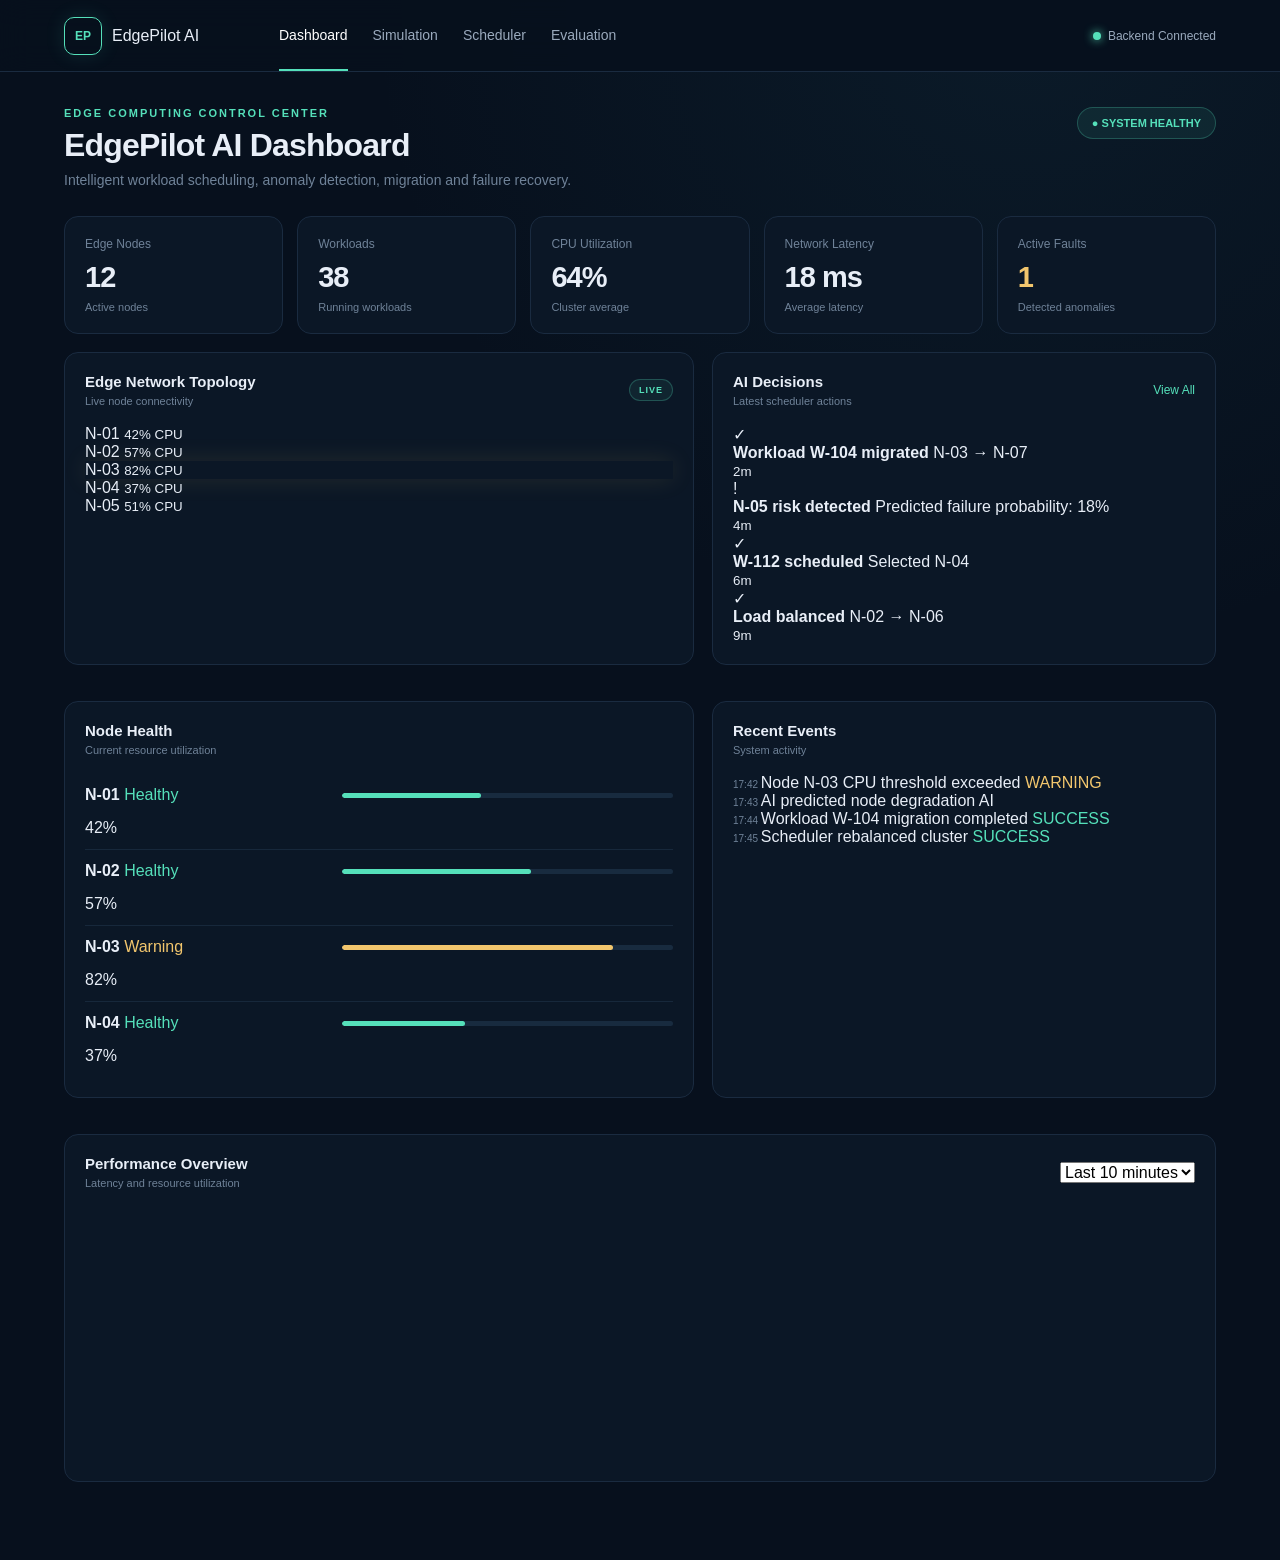
<file: EdgePilot_AI/frontend/index.html>
<!DOCTYPE html>
<html lang="en">
<head>
    <meta charset="UTF-8">
    <meta name="viewport" content="width=device-width, initial-scale=1.0">

    <title>EdgePilot AI | Edge Computing Dashboard</title>
    <link rel="icon" type="image/png" href="assets/logo.png">
    <link rel="stylesheet" href="css/style.css">
    <link rel="stylesheet" href="css/dashboard.css">
    <link rel="stylesheet" href="css/responsive.css">
</head>

<body>

    <!-- Header -->
    <header class="topbar">

        <div class="brand">
            <div class="brand-logo">EP</div>

            <div>
                <span class="brand-name">EdgePilot</span>
                <span class="brand-ai">AI</span>
            </div>
        </div>

        <nav class="navigation">

            <a href="index.html" class="nav-link active">
                Dashboard
            </a>

            <a href="pages/simulation.html" class="nav-link">
                Simulation
            </a>

            <a href="pages/scheduler.html" class="nav-link">
                Scheduler
            </a>

            <a href="pages/evaluation.html" class="nav-link">
                Evaluation
            </a>

        </nav>

        <div class="connection-status">
            <span class="status-dot"></span>
            Backend Connected
        </div>

    </header>


    <!-- Main Dashboard -->
    <main class="dashboard-container">

        <!-- Page Header -->
        <section class="page-header">

            <div>
                <p class="eyebrow">
                    EDGE COMPUTING CONTROL CENTER
                </p>

                <h1>
                    EdgePilot AI Dashboard
                </h1>

                <p class="page-description">
                    Intelligent workload scheduling, anomaly detection,
                    migration and failure recovery.
                </p>
            </div>

            <div class="system-status healthy">
                <span>●</span>
                SYSTEM HEALTHY
            </div>

        </section>


        <!-- Metrics -->
        <section class="metrics-grid">

            <div class="metric-card">
                <div class="metric-label">
                    Edge Nodes
                </div>

                <div class="metric-value" id="nodeCount">
                    12
                </div>

                <div class="metric-info">
                    Active nodes
                </div>
            </div>


            <div class="metric-card">
                <div class="metric-label">
                    Workloads
                </div>

                <div class="metric-value" id="workloadCount">
                    38
                </div>

                <div class="metric-info">
                    Running workloads
                </div>
            </div>


            <div class="metric-card">
                <div class="metric-label">
                    CPU Utilization
                </div>

                <div class="metric-value" id="cpuUsage">
                    64%
                </div>

                <div class="metric-info">
                    Cluster average
                </div>
            </div>


            <div class="metric-card">
                <div class="metric-label">
                    Network Latency
                </div>

                <div class="metric-value" id="latency">
                    18 ms
                </div>

                <div class="metric-info">
                    Average latency
                </div>
            </div>


            <div class="metric-card">
                <div class="metric-label">
                    Active Faults
                </div>

                <div class="metric-value warning-text" id="faultCount">
                    1
                </div>

                <div class="metric-info">
                    Detected anomalies
                </div>
            </div>

        </section>


        <!-- Main Grid -->
        <section class="dashboard-grid">


            <!-- Topology -->
            <div class="dashboard-panel topology-panel">

                <div class="panel-header">

                    <div>
                        <h2>Edge Network Topology</h2>
                        <p>
                            Live node connectivity
                        </p>
                    </div>

                    <span class="live-badge">
                        LIVE
                    </span>

                </div>


                <div class="topology">

                    <div class="connection connection-1"></div>
                    <div class="connection connection-2"></div>
                    <div class="connection connection-3"></div>
                    <div class="connection connection-4"></div>


                    <div class="edge-node node-1">
                        <span>N-01</span>
                        <small>42% CPU</small>
                    </div>

                    <div class="edge-node node-2">
                        <span>N-02</span>
                        <small>57% CPU</small>
                    </div>

                    <div class="edge-node node-3 warning-node">
                        <span>N-03</span>
                        <small>82% CPU</small>
                    </div>

                    <div class="edge-node node-4">
                        <span>N-04</span>
                        <small>37% CPU</small>
                    </div>

                    <div class="edge-node node-5">
                        <span>N-05</span>
                        <small>51% CPU</small>
                    </div>

                </div>

            </div>


            <!-- AI Decisions -->
            <div class="dashboard-panel">

                <div class="panel-header">

                    <div>
                        <h2>AI Decisions</h2>
                        <p>
                            Latest scheduler actions
                        </p>
                    </div>

                    <a href="pages/scheduler.html"
                       class="panel-link">
                        View All
                    </a>

                </div>


                <div class="decision-list">

                    <div class="decision">

                        <div class="decision-icon success">
                            ✓
                        </div>

                        <div class="decision-content">
                            <strong>
                                Workload W-104 migrated
                            </strong>

                            <span>
                                N-03 → N-07
                            </span>
                        </div>

                        <small>
                            2m
                        </small>

                    </div>


                    <div class="decision">

                        <div class="decision-icon warning">
                            !
                        </div>

                        <div class="decision-content">
                            <strong>
                                N-05 risk detected
                            </strong>

                            <span>
                                Predicted failure probability: 18%
                            </span>
                        </div>

                        <small>
                            4m
                        </small>

                    </div>


                    <div class="decision">

                        <div class="decision-icon success">
                            ✓
                        </div>

                        <div class="decision-content">
                            <strong>
                                W-112 scheduled
                            </strong>

                            <span>
                                Selected N-04
                            </span>
                        </div>

                        <small>
                            6m
                        </small>

                    </div>


                    <div class="decision">

                        <div class="decision-icon success">
                            ✓
                        </div>

                        <div class="decision-content">
                            <strong>
                                Load balanced
                            </strong>

                            <span>
                                N-02 → N-06
                            </span>
                        </div>

                        <small>
                            9m
                        </small>

                    </div>

                </div>

            </div>


            <!-- Node Health -->
            <div class="dashboard-panel">

                <div class="panel-header">

                    <div>
                        <h2>Node Health</h2>
                        <p>
                            Current resource utilization
                        </p>
                    </div>

                </div>


                <div class="node-list">

                    <div class="node-row">

                        <div class="node-info">
                            <strong>N-01</strong>
                            <span class="healthy-text">
                                Healthy
                            </span>
                        </div>

                        <div class="progress-container">
                            <div class="progress">
                                <span style="width:42%"></span>
                            </div>
                        </div>

                        <span>42%</span>

                    </div>


                    <div class="node-row">

                        <div class="node-info">
                            <strong>N-02</strong>
                            <span class="healthy-text">
                                Healthy
                            </span>
                        </div>

                        <div class="progress-container">
                            <div class="progress">
                                <span style="width:57%"></span>
                            </div>
                        </div>

                        <span>57%</span>

                    </div>


                    <div class="node-row">

                        <div class="node-info">
                            <strong>N-03</strong>
                            <span class="warning-text">
                                Warning
                            </span>
                        </div>

                        <div class="progress-container">
                            <div class="progress warning-progress">
                                <span style="width:82%"></span>
                            </div>
                        </div>

                        <span>82%</span>

                    </div>


                    <div class="node-row">

                        <div class="node-info">
                            <strong>N-04</strong>
                            <span class="healthy-text">
                                Healthy
                            </span>
                        </div>

                        <div class="progress-container">
                            <div class="progress">
                                <span style="width:37%"></span>
                            </div>
                        </div>

                        <span>37%</span>

                    </div>

                </div>

            </div>


            <!-- Events -->
            <div class="dashboard-panel">

                <div class="panel-header">

                    <div>
                        <h2>Recent Events</h2>
                        <p>
                            System activity
                        </p>
                    </div>

                </div>


                <div class="event-list">

                    <div class="event">

                        <span class="event-time">
                            17:42
                        </span>

                        <span class="event-message">
                            Node N-03 CPU threshold exceeded
                        </span>

                        <span class="event-status warning-text">
                            WARNING
                        </span>

                    </div>


                    <div class="event">

                        <span class="event-time">
                            17:43
                        </span>

                        <span class="event-message">
                            AI predicted node degradation
                        </span>

                        <span class="event-status">
                            AI
                        </span>

                    </div>


                    <div class="event">

                        <span class="event-time">
                            17:44
                        </span>

                        <span class="event-message">
                            Workload W-104 migration completed
                        </span>

                        <span class="event-status healthy-text">
                            SUCCESS
                        </span>

                    </div>


                    <div class="event">

                        <span class="event-time">
                            17:45
                        </span>

                        <span class="event-message">
                            Scheduler rebalanced cluster
                        </span>

                        <span class="event-status healthy-text">
                            SUCCESS
                        </span>

                    </div>

                </div>

            </div>

        </section>


        <!-- Performance -->
        <section class="dashboard-panel performance-panel">

            <div class="panel-header">

                <div>
                    <h2>Performance Overview</h2>

                    <p>
                        Latency and resource utilization
                    </p>
                </div>

                <select id="metricPeriod">
                    <option>Last 10 minutes</option>
                    <option>Last 30 minutes</option>
                    <option>Last hour</option>
                </select>

            </div>


            <div class="chart-container">

                <canvas id="performanceChart"></canvas>

            </div>

        </section>

    </main>


    <script src="js/api.js"></script>
    <script src="js/metrics.js"></script>
    <script src="js/topology.js"></script>
    <script src="js/nodes.js"></script>
    <script src="js/decisions.js"></script>
    <script src="js/app.js"></script>

</body>
</html>
</file>
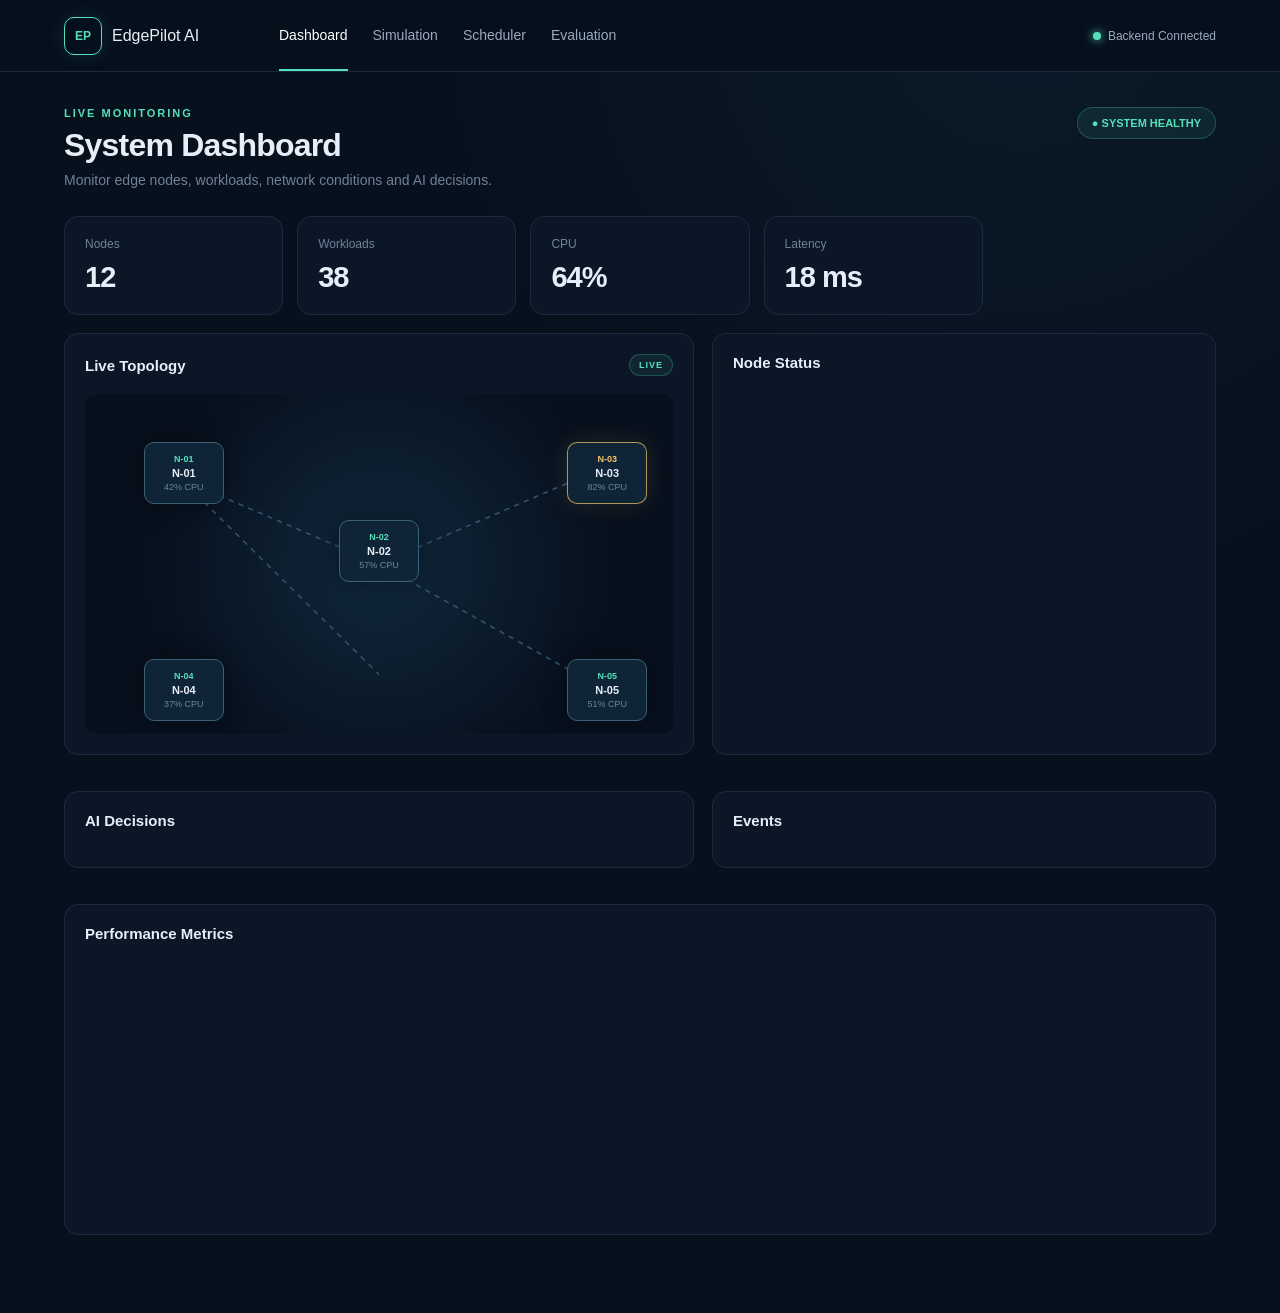
<file: EdgePilot_AI/frontend/pages/dashboard.html>
<!DOCTYPE html>
<html lang="en">

<head>

    <meta charset="UTF-8">

    <meta name="viewport"
          content="width=device-width, initial-scale=1.0">

    <title>EdgePilot AI | Dashboard</title>

    <link rel="stylesheet"
          href="../css/style.css">

    <link rel="stylesheet"
          href="../css/dashboard.css">

    <link rel="stylesheet"
          href="../css/responsive.css">

</head>

<body>

<header class="topbar">

    <div class="brand">
        <div class="brand-logo">EP</div>

        <div>
            <span class="brand-name">
                EdgePilot
            </span>

            <span class="brand-ai">
                AI
            </span>
        </div>
    </div>


    <nav class="navigation">

        <a href="../index.html"
           class="nav-link active">
            Dashboard
        </a>

        <a href="simulation.html"
           class="nav-link">
            Simulation
        </a>

        <a href="scheduler.html"
           class="nav-link">
            Scheduler
        </a>

        <a href="evaluation.html"
           class="nav-link">
            Evaluation
        </a>

    </nav>


    <div class="connection-status">

        <span class="status-dot"></span>

        Backend Connected

    </div>

</header>


<main class="dashboard-container">

    <section class="page-header">

        <div>

            <p class="eyebrow">
                LIVE MONITORING
            </p>

            <h1>
                System Dashboard
            </h1>

            <p class="page-description">
                Monitor edge nodes, workloads,
                network conditions and AI decisions.
            </p>

        </div>


        <div class="system-status healthy">

            <span>●</span>

            SYSTEM HEALTHY

        </div>

    </section>


    <section class="metrics-grid">

        <div class="metric-card">
            <div class="metric-label">
                Nodes
            </div>

            <div class="metric-value"
                 id="dashboardNodes">
                12
            </div>
        </div>


        <div class="metric-card">
            <div class="metric-label">
                Workloads
            </div>

            <div class="metric-value"
                 id="dashboardWorkloads">
                38
            </div>
        </div>


        <div class="metric-card">
            <div class="metric-label">
                CPU
            </div>

            <div class="metric-value"
                 id="dashboardCPU">
                64%
            </div>
        </div>


        <div class="metric-card">
            <div class="metric-label">
                Latency
            </div>

            <div class="metric-value"
                 id="dashboardLatency">
                18 ms
            </div>
        </div>

    </section>


    <section class="dashboard-grid">

        <div class="dashboard-panel">

            <div class="panel-header">

                <h2>
                    Live Topology
                </h2>

                <span class="live-badge">
                    LIVE
                </span>

            </div>

            <div id="topologyContainer"></div>

        </div>


        <div class="dashboard-panel">

            <div class="panel-header">

                <h2>
                    Node Status
                </h2>

            </div>

            <div id="nodesContainer"></div>

        </div>


        <div class="dashboard-panel">

            <div class="panel-header">

                <h2>
                    AI Decisions
                </h2>

            </div>

            <div id="decisionsContainer"></div>

        </div>


        <div class="dashboard-panel">

            <div class="panel-header">

                <h2>
                    Events
                </h2>

            </div>

            <div id="eventsContainer"></div>

        </div>

    </section>


    <section class="dashboard-panel performance-panel">

        <div class="panel-header">

            <h2>
                Performance Metrics
            </h2>

        </div>

        <canvas id="dashboardChart"></canvas>

    </section>

</main>


<script src="../js/api.js"></script>
<script src="../js/topology.js"></script>
<script src="../js/nodes.js"></script>
<script src="../js/workloads.js"></script>
<script src="../js/metrics.js"></script>
<script src="../js/decisions.js"></script>
<script src="../js/simulation.js"></script>
<script src="../js/app.js"></script>

</body>

</html>
</file>
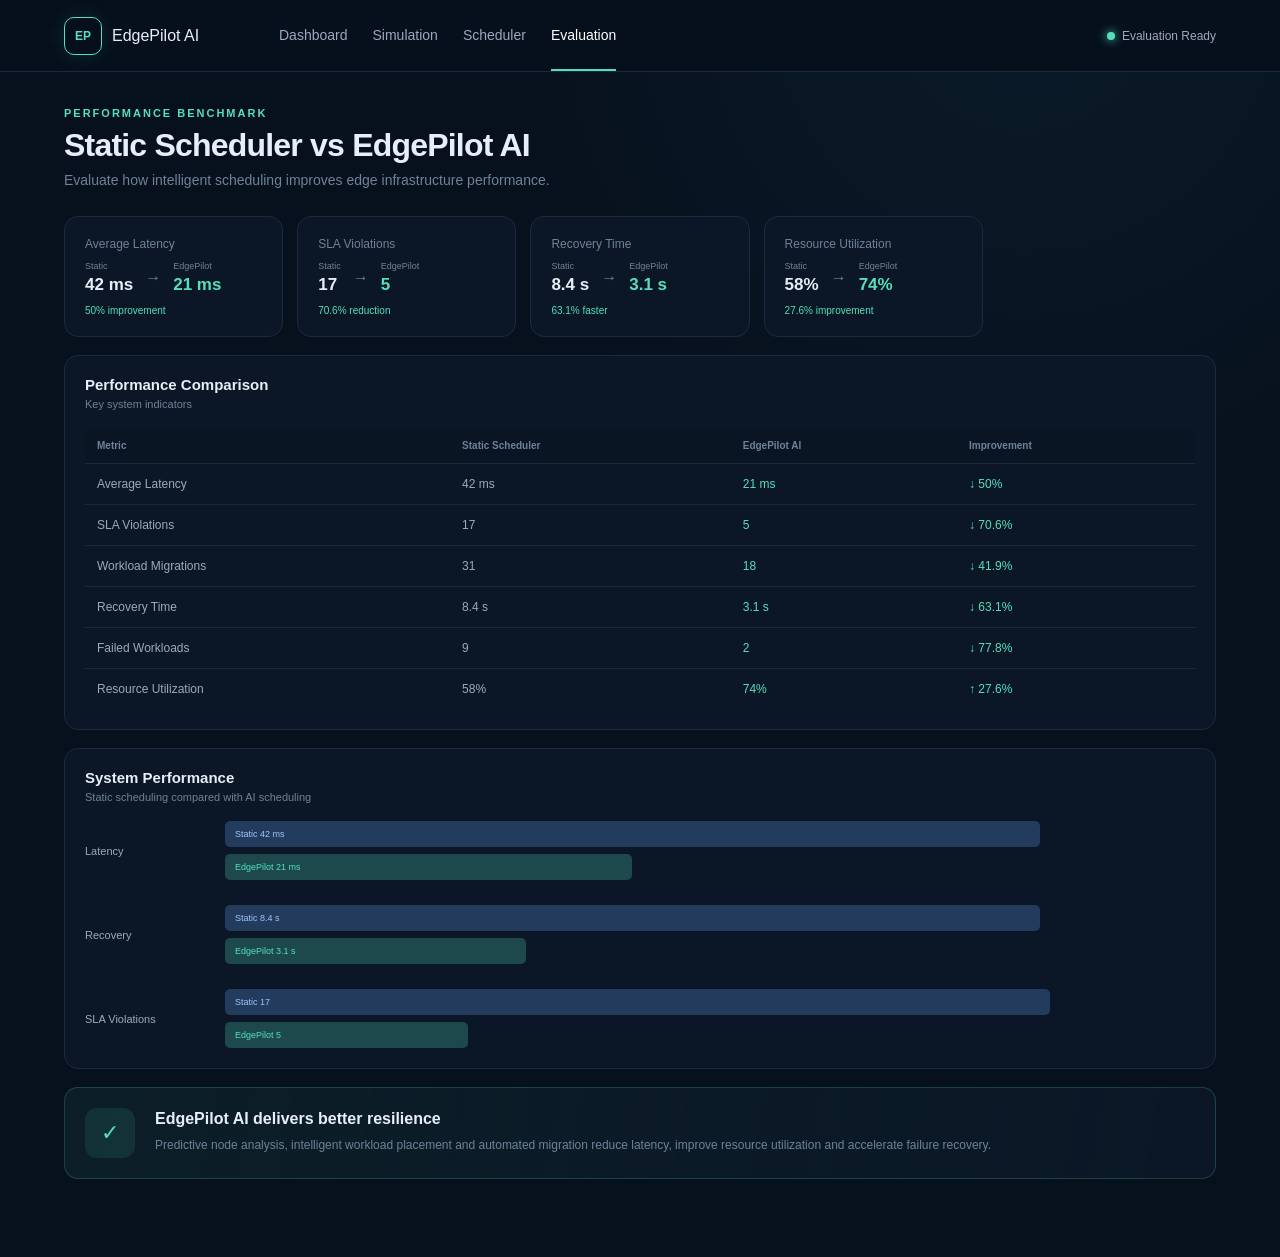
<file: EdgePilot_AI/frontend/pages/evaluation.html>
<!DOCTYPE html>
<html lang="en">

<head>

    <meta charset="UTF-8">

    <meta name="viewport"
          content="width=device-width, initial-scale=1.0">

    <title>EdgePilot AI | Evaluation</title>

    <link rel="stylesheet"
          href="../css/style.css">

    <link rel="stylesheet"
          href="../css/dashboard.css">

    <link rel="stylesheet"
          href="../css/responsive.css">

</head>

<body>

<header class="topbar">

    <div class="brand">

        <div class="brand-logo">
            EP
        </div>

        <div>

            <span class="brand-name">
                EdgePilot
            </span>

            <span class="brand-ai">
                AI
            </span>

        </div>

    </div>


    <nav class="navigation">

        <a href="../index.html"
           class="nav-link">
            Dashboard
        </a>

        <a href="simulation.html"
           class="nav-link">
            Simulation
        </a>

        <a href="scheduler.html"
           class="nav-link">
            Scheduler
        </a>

        <a href="evaluation.html"
           class="nav-link active">
            Evaluation
        </a>

    </nav>


    <div class="connection-status">

        <span class="status-dot"></span>

        Evaluation Ready

    </div>

</header>


<main class="dashboard-container">


    <section class="page-header">

        <div>

            <p class="eyebrow">
                PERFORMANCE BENCHMARK
            </p>

            <h1>
                Static Scheduler vs EdgePilot AI
            </h1>

            <p class="page-description">
                Evaluate how intelligent scheduling improves
                edge infrastructure performance.
            </p>

        </div>

    </section>


    <!-- Comparison Metrics -->
    <section class="metrics-grid">


        <div class="metric-card">

            <div class="metric-label">
                Average Latency
            </div>

            <div class="metric-comparison">

                <div>
                    <span>
                        Static
                    </span>

                    <strong>
                        42 ms
                    </strong>
                </div>

                <div class="comparison-arrow">
                    →
                </div>

                <div>
                    <span>
                        EdgePilot
                    </span>

                    <strong class="healthy-text">
                        21 ms
                    </strong>
                </div>

            </div>

            <div class="improvement">
                50% improvement
            </div>

        </div>


        <div class="metric-card">

            <div class="metric-label">
                SLA Violations
            </div>

            <div class="metric-comparison">

                <div>
                    <span>
                        Static
                    </span>

                    <strong>
                        17
                    </strong>
                </div>

                <div class="comparison-arrow">
                    →
                </div>

                <div>
                    <span>
                        EdgePilot
                    </span>

                    <strong class="healthy-text">
                        5
                    </strong>
                </div>

            </div>

            <div class="improvement">
                70.6% reduction
            </div>

        </div>


        <div class="metric-card">

            <div class="metric-label">
                Recovery Time
            </div>

            <div class="metric-comparison">

                <div>
                    <span>
                        Static
                    </span>

                    <strong>
                        8.4 s
                    </strong>
                </div>

                <div class="comparison-arrow">
                    →
                </div>

                <div>
                    <span>
                        EdgePilot
                    </span>

                    <strong class="healthy-text">
                        3.1 s
                    </strong>
                </div>

            </div>

            <div class="improvement">
                63.1% faster
            </div>

        </div>


        <div class="metric-card">

            <div class="metric-label">
                Resource Utilization
            </div>

            <div class="metric-comparison">

                <div>
                    <span>
                        Static
                    </span>

                    <strong>
                        58%
                    </strong>
                </div>

                <div class="comparison-arrow">
                    →
                </div>

                <div>
                    <span>
                        EdgePilot
                    </span>

                    <strong class="healthy-text">
                        74%
                    </strong>
                </div>

            </div>

            <div class="improvement">
                27.6% improvement
            </div>

        </div>

    </section>


    <!-- Main Comparison -->
    <section class="dashboard-panel">

        <div class="panel-header">

            <div>

                <h2>
                    Performance Comparison
                </h2>

                <p>
                    Key system indicators
                </p>

            </div>

        </div>


        <div class="comparison-table-container">

            <table class="data-table">

                <thead>

                    <tr>

                        <th>
                            Metric
                        </th>

                        <th>
                            Static Scheduler
                        </th>

                        <th>
                            EdgePilot AI
                        </th>

                        <th>
                            Improvement
                        </th>

                    </tr>

                </thead>


                <tbody>

                    <tr>

                        <td>
                            Average Latency
                        </td>

                        <td>
                            42 ms
                        </td>

                        <td class="healthy-text">
                            21 ms
                        </td>

                        <td class="healthy-text">
                            ↓ 50%
                        </td>

                    </tr>


                    <tr>

                        <td>
                            SLA Violations
                        </td>

                        <td>
                            17
                        </td>

                        <td class="healthy-text">
                            5
                        </td>

                        <td class="healthy-text">
                            ↓ 70.6%
                        </td>

                    </tr>


                    <tr>

                        <td>
                            Workload Migrations
                        </td>

                        <td>
                            31
                        </td>

                        <td class="healthy-text">
                            18
                        </td>

                        <td class="healthy-text">
                            ↓ 41.9%
                        </td>

                    </tr>


                    <tr>

                        <td>
                            Recovery Time
                        </td>

                        <td>
                            8.4 s
                        </td>

                        <td class="healthy-text">
                            3.1 s
                        </td>

                        <td class="healthy-text">
                            ↓ 63.1%
                        </td>

                    </tr>


                    <tr>

                        <td>
                            Failed Workloads
                        </td>

                        <td>
                            9
                        </td>

                        <td class="healthy-text">
                            2
                        </td>

                        <td class="healthy-text">
                            ↓ 77.8%
                        </td>

                    </tr>


                    <tr>

                        <td>
                            Resource Utilization
                        </td>

                        <td>
                            58%
                        </td>

                        <td class="healthy-text">
                            74%
                        </td>

                        <td class="healthy-text">
                            ↑ 27.6%
                        </td>

                    </tr>

                </tbody>

            </table>

        </div>

    </section>


    <!-- Evaluation Chart -->
    <section class="dashboard-panel">

        <div class="panel-header">

            <div>

                <h2>
                    System Performance
                </h2>

                <p>
                    Static scheduling compared with AI scheduling
                </p>

            </div>

        </div>


        <div class="evaluation-chart">

            <div class="chart-row">

                <span>
                    Latency
                </span>

                <div class="comparison-bars">

                    <div class="static-bar"
                         style="width:84%">

                        <span>
                            Static 42 ms
                        </span>

                    </div>

                    <div class="edge-bar"
                         style="width:42%">

                        <span>
                            EdgePilot 21 ms
                        </span>

                    </div>

                </div>

            </div>


            <div class="chart-row">

                <span>
                    Recovery
                </span>

                <div class="comparison-bars">

                    <div class="static-bar"
                         style="width:84%">

                        <span>
                            Static 8.4 s
                        </span>

                    </div>

                    <div class="edge-bar"
                         style="width:31%">

                        <span>
                            EdgePilot 3.1 s
                        </span>

                    </div>

                </div>

            </div>


            <div class="chart-row">

                <span>
                    SLA Violations
                </span>

                <div class="comparison-bars">

                    <div class="static-bar"
                         style="width:85%">

                        <span>
                            Static 17
                        </span>

                    </div>

                    <div class="edge-bar"
                         style="width:25%">

                        <span>
                            EdgePilot 5
                        </span>

                    </div>

                </div>

            </div>

        </div>

    </section>


    <!-- Conclusion -->
    <section class="dashboard-panel evaluation-summary">

        <div class="summary-icon">
            ✓
        </div>

        <div>

            <h2>
                EdgePilot AI delivers better resilience
            </h2>

            <p>
                Predictive node analysis, intelligent workload
                placement and automated migration reduce latency,
                improve resource utilization and accelerate
                failure recovery.
            </p>

        </div>

    </section>

</main>


<script src="../js/api.js"></script>
<script src="../js/metrics.js"></script>
<script src="../js/app.js"></script>

</body>

</html>
</file>
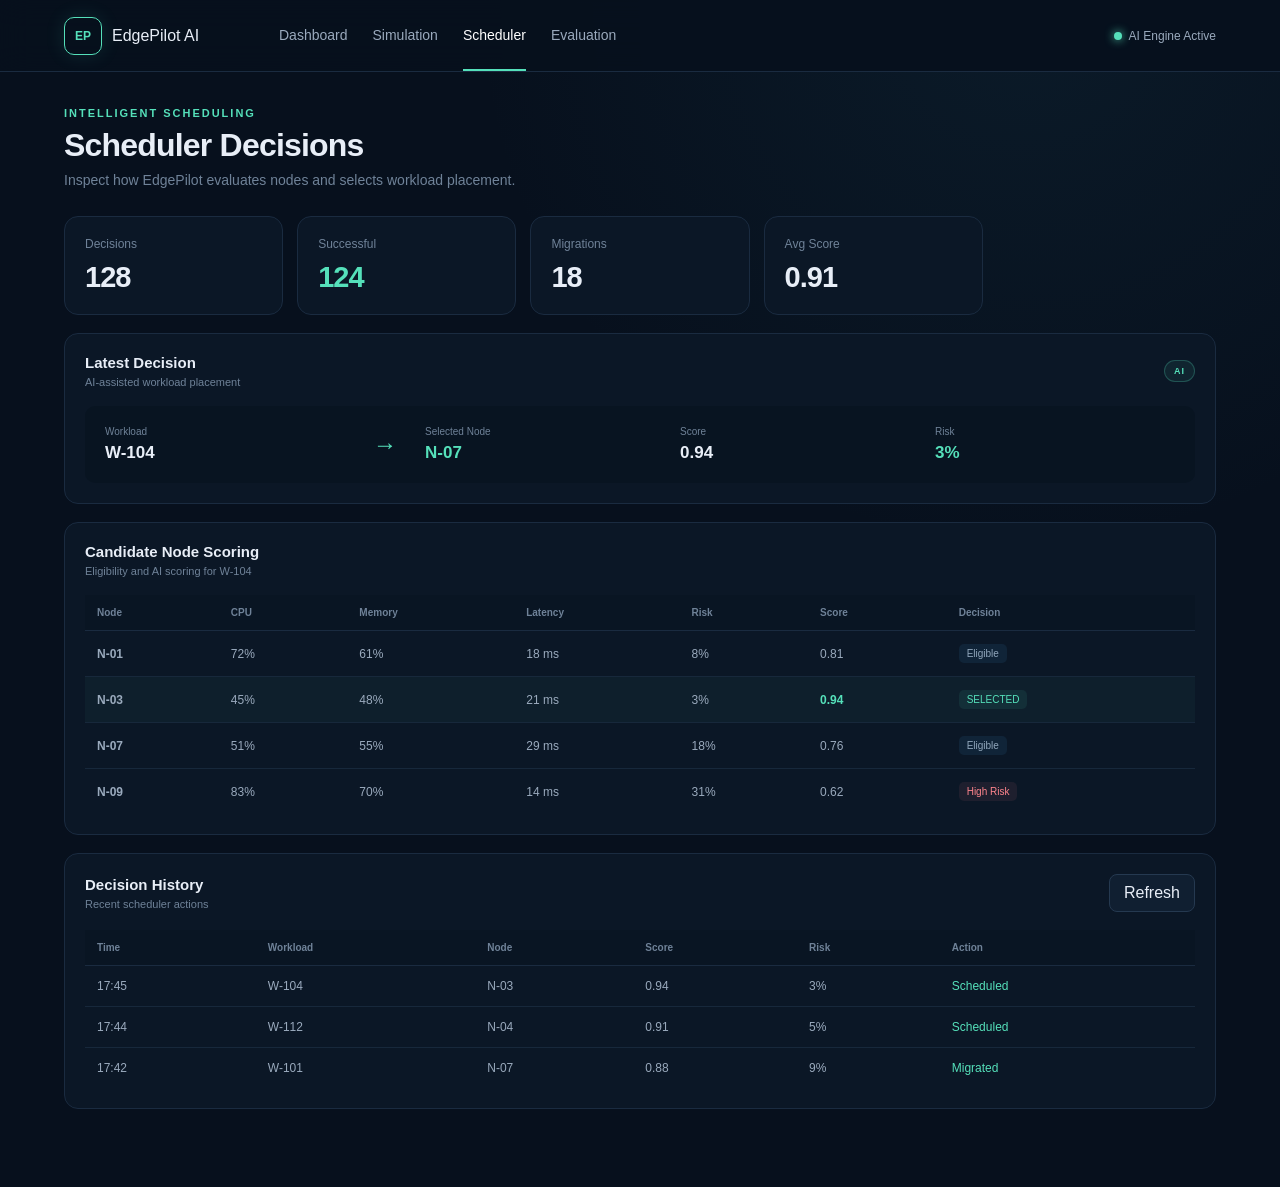
<file: EdgePilot_AI/frontend/pages/scheduler.html>
<!DOCTYPE html>
<html lang="en">

<head>

    <meta charset="UTF-8">

    <meta name="viewport"
          content="width=device-width, initial-scale=1.0">

    <title>EdgePilot AI | Scheduler</title>

    <link rel="stylesheet"
          href="../css/style.css">

    <link rel="stylesheet"
          href="../css/dashboard.css">

    <link rel="stylesheet"
          href="../css/responsive.css">

</head>

<body>

<header class="topbar">

    <div class="brand">

        <div class="brand-logo">
            EP
        </div>

        <div>

            <span class="brand-name">
                EdgePilot
            </span>

            <span class="brand-ai">
                AI
            </span>

        </div>

    </div>


    <nav class="navigation">

        <a href="../index.html"
           class="nav-link">
            Dashboard
        </a>

        <a href="simulation.html"
           class="nav-link">
            Simulation
        </a>

        <a href="scheduler.html"
           class="nav-link active">
            Scheduler
        </a>

        <a href="evaluation.html"
           class="nav-link">
            Evaluation
        </a>

    </nav>


    <div class="connection-status">

        <span class="status-dot"></span>

        AI Engine Active

    </div>

</header>


<main class="dashboard-container">


    <section class="page-header">

        <div>

            <p class="eyebrow">
                INTELLIGENT SCHEDULING
            </p>

            <h1>
                Scheduler Decisions
            </h1>

            <p class="page-description">
                Inspect how EdgePilot evaluates nodes
                and selects workload placement.
            </p>

        </div>

    </section>


    <!-- Scheduler Summary -->
    <section class="metrics-grid">

        <div class="metric-card">

            <div class="metric-label">
                Decisions
            </div>

            <div class="metric-value"
                 id="decisionCount">
                128
            </div>

        </div>


        <div class="metric-card">

            <div class="metric-label">
                Successful
            </div>

            <div class="metric-value healthy-text">
                124
            </div>

        </div>


        <div class="metric-card">

            <div class="metric-label">
                Migrations
            </div>

            <div class="metric-value">
                18
            </div>

        </div>


        <div class="metric-card">

            <div class="metric-label">
                Avg Score
            </div>

            <div class="metric-value">
                0.91
            </div>

        </div>

    </section>


    <!-- Current Decision -->
    <section class="dashboard-panel">

        <div class="panel-header">

            <div>

                <h2>
                    Latest Decision
                </h2>

                <p>
                    AI-assisted workload placement
                </p>

            </div>

            <span class="live-badge">
                AI
            </span>

        </div>


        <div class="decision-detail">

            <div class="decision-target">

                <span>
                    Workload
                </span>

                <strong>
                    W-104
                </strong>

            </div>


            <div class="arrow">
                →
            </div>


            <div class="decision-target">

                <span>
                    Selected Node
                </span>

                <strong class="healthy-text">
                    N-07
                </strong>

            </div>


            <div class="decision-target">

                <span>
                    Score
                </span>

                <strong>
                    0.94
                </strong>

            </div>


            <div class="decision-target">

                <span>
                    Risk
                </span>

                <strong class="healthy-text">
                    3%
                </strong>

            </div>

        </div>

    </section>


    <!-- Candidate Nodes -->
    <section class="dashboard-panel">

        <div class="panel-header">

            <div>

                <h2>
                    Candidate Node Scoring
                </h2>

                <p>
                    Eligibility and AI scoring for W-104
                </p>

            </div>

        </div>


        <div class="table-container">

            <table class="data-table">

                <thead>

                    <tr>

                        <th>
                            Node
                        </th>

                        <th>
                            CPU
                        </th>

                        <th>
                            Memory
                        </th>

                        <th>
                            Latency
                        </th>

                        <th>
                            Risk
                        </th>

                        <th>
                            Score
                        </th>

                        <th>
                            Decision
                        </th>

                    </tr>

                </thead>


                <tbody>

                    <tr>

                        <td>
                            <strong>N-01</strong>
                        </td>

                        <td>
                            72%
                        </td>

                        <td>
                            61%
                        </td>

                        <td>
                            18 ms
                        </td>

                        <td>
                            8%
                        </td>

                        <td>
                            0.81
                        </td>

                        <td>
                            <span class="tag">
                                Eligible
                            </span>
                        </td>

                    </tr>


                    <tr class="selected-row">

                        <td>
                            <strong>N-03</strong>
                        </td>

                        <td>
                            45%
                        </td>

                        <td>
                            48%
                        </td>

                        <td>
                            21 ms
                        </td>

                        <td>
                            3%
                        </td>

                        <td>
                            <strong class="healthy-text">
                                0.94
                            </strong>
                        </td>

                        <td>
                            <span class="tag success-tag">
                                SELECTED
                            </span>
                        </td>

                    </tr>


                    <tr>

                        <td>
                            <strong>N-07</strong>
                        </td>

                        <td>
                            51%
                        </td>

                        <td>
                            55%
                        </td>

                        <td>
                            29 ms
                        </td>

                        <td>
                            18%
                        </td>

                        <td>
                            0.76
                        </td>

                        <td>
                            <span class="tag">
                                Eligible
                            </span>
                        </td>

                    </tr>


                    <tr>

                        <td>
                            <strong>N-09</strong>
                        </td>

                        <td>
                            83%
                        </td>

                        <td>
                            70%
                        </td>

                        <td>
                            14 ms
                        </td>

                        <td>
                            31%
                        </td>

                        <td>
                            0.62
                        </td>

                        <td>
                            <span class="tag danger-tag">
                                High Risk
                            </span>
                        </td>

                    </tr>

                </tbody>

            </table>

        </div>

    </section>


    <!-- Decision Log -->
    <section class="dashboard-panel">

        <div class="panel-header">

            <div>

                <h2>
                    Decision History
                </h2>

                <p>
                    Recent scheduler actions
                </p>

            </div>

            <button class="btn"
                    id="refreshDecisions">

                Refresh

            </button>

        </div>


        <div class="table-container">

            <table class="data-table">

                <thead>

                    <tr>

                        <th>
                            Time
                        </th>

                        <th>
                            Workload
                        </th>

                        <th>
                            Node
                        </th>

                        <th>
                            Score
                        </th>

                        <th>
                            Risk
                        </th>

                        <th>
                            Action
                        </th>

                    </tr>

                </thead>


                <tbody id="decisionTable">

                    <tr>
                        <td>17:45</td>
                        <td>W-104</td>
                        <td>N-03</td>
                        <td>0.94</td>
                        <td>3%</td>
                        <td>
                            <span class="healthy-text">
                                Scheduled
                            </span>
                        </td>
                    </tr>

                    <tr>
                        <td>17:44</td>
                        <td>W-112</td>
                        <td>N-04</td>
                        <td>0.91</td>
                        <td>5%</td>
                        <td>
                            <span class="healthy-text">
                                Scheduled
                            </span>
                        </td>
                    </tr>

                    <tr>
                        <td>17:42</td>
                        <td>W-101</td>
                        <td>N-07</td>
                        <td>0.88</td>
                        <td>9%</td>
                        <td>
                            <span class="healthy-text">
                                Migrated
                            </span>
                        </td>
                    </tr>

                </tbody>

            </table>

        </div>

    </section>

</main>


<script src="../js/api.js"></script>
<script src="../js/decisions.js"></script>
<script src="../js/app.js"></script>

</body>

</html>
</file>
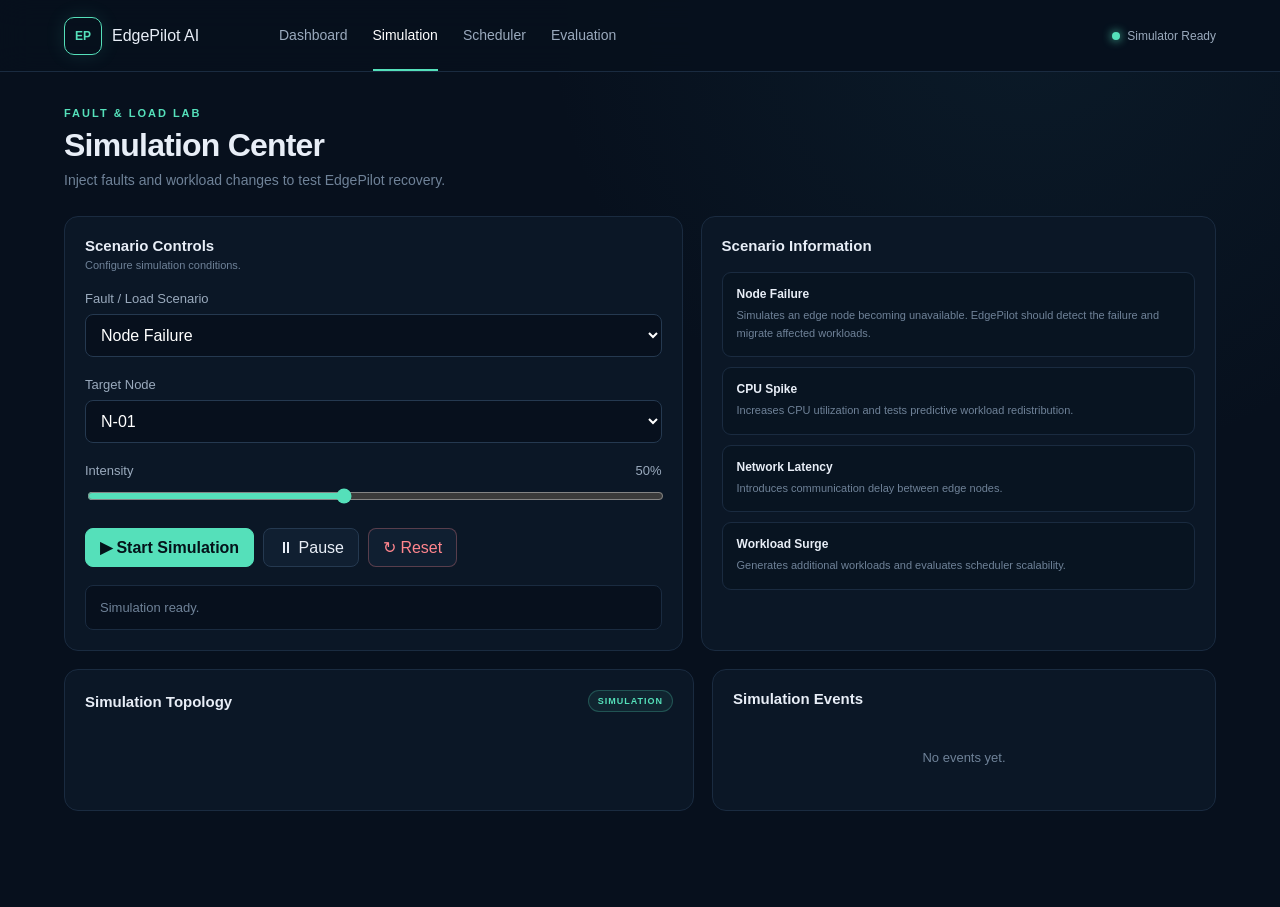
<file: EdgePilot_AI/frontend/pages/simulation.html>
<!DOCTYPE html>
<html lang="en">

<head>

    <meta charset="UTF-8">

    <meta name="viewport"
          content="width=device-width, initial-scale=1.0">

    <title>EdgePilot AI | Simulation</title>

    <link rel="stylesheet"
          href="../css/style.css">

    <link rel="stylesheet"
          href="../css/dashboard.css">

    <link rel="stylesheet"
          href="../css/responsive.css">

</head>

<body>

<header class="topbar">

    <div class="brand">
        <div class="brand-logo">EP</div>

        <div>
            <span class="brand-name">
                EdgePilot
            </span>

            <span class="brand-ai">
                AI
            </span>
        </div>
    </div>


    <nav class="navigation">

        <a href="../index.html"
           class="nav-link">
            Dashboard
        </a>

        <a href="simulation.html"
           class="nav-link active">
            Simulation
        </a>

        <a href="scheduler.html"
           class="nav-link">
            Scheduler
        </a>

        <a href="evaluation.html"
           class="nav-link">
            Evaluation
        </a>

    </nav>


    <div class="connection-status">

        <span class="status-dot"></span>

        Simulator Ready

    </div>

</header>


<main class="dashboard-container">

    <section class="page-header">

        <div>

            <p class="eyebrow">
                FAULT & LOAD LAB
            </p>

            <h1>
                Simulation Center
            </h1>

            <p class="page-description">
                Inject faults and workload changes
                to test EdgePilot recovery.
            </p>

        </div>

    </section>


    <section class="simulation-grid">


        <!-- Scenario Controls -->
        <div class="dashboard-panel">

            <div class="panel-header">

                <div>

                    <h2>
                        Scenario Controls
                    </h2>

                    <p>
                        Configure simulation conditions.
                    </p>

                </div>

            </div>


            <div class="form-group">

                <label for="scenario">
                    Fault / Load Scenario
                </label>

                <select id="scenario">

                    <option value="node_failure">
                        Node Failure
                    </option>

                    <option value="cpu_spike">
                        CPU Spike
                    </option>

                    <option value="network_latency">
                        Network Latency
                    </option>

                    <option value="workload_surge">
                        Workload Surge
                    </option>

                    <option value="anomaly">
                        AI Anomaly
                    </option>

                </select>

            </div>


            <div class="form-group">

                <label for="targetNode">
                    Target Node
                </label>

                <select id="targetNode">

                    <option value="N-01">
                        N-01
                    </option>

                    <option value="N-02">
                        N-02
                    </option>

                    <option value="N-03">
                        N-03
                    </option>

                    <option value="N-04">
                        N-04
                    </option>

                    <option value="N-05">
                        N-05
                    </option>

                </select>

            </div>


            <div class="form-group">

                <label for="intensity">

                    Intensity

                    <span id="intensityValue">
                        50%
                    </span>

                </label>

                <input
                    type="range"
                    id="intensity"
                    min="10"
                    max="100"
                    value="50">

            </div>


            <div class="button-row">

                <button
                    class="btn primary"
                    id="startSimulation">

                    ▶ Start Simulation

                </button>


                <button
                    class="btn"
                    id="pauseSimulation">

                    ⏸ Pause

                </button>


                <button
                    class="btn danger"
                    id="resetSimulation">

                    ↻ Reset

                </button>

            </div>


            <div id="simulationStatus"
                 class="result-box">

                Simulation ready.

            </div>

        </div>


        <!-- Scenario Information -->
        <div class="dashboard-panel">

            <div class="panel-header">

                <h2>
                    Scenario Information
                </h2>

            </div>


            <div class="scenario-card">

                <h3>
                    Node Failure
                </h3>

                <p>
                    Simulates an edge node becoming unavailable.
                    EdgePilot should detect the failure and
                    migrate affected workloads.
                </p>

            </div>


            <div class="scenario-card">

                <h3>
                    CPU Spike
                </h3>

                <p>
                    Increases CPU utilization and tests
                    predictive workload redistribution.
                </p>

            </div>


            <div class="scenario-card">

                <h3>
                    Network Latency
                </h3>

                <p>
                    Introduces communication delay between
                    edge nodes.
                </p>

            </div>


            <div class="scenario-card">

                <h3>
                    Workload Surge
                </h3>

                <p>
                    Generates additional workloads and
                    evaluates scheduler scalability.
                </p>

            </div>

        </div>

    </section>


    <!-- Simulation Output -->
    <section class="dashboard-grid">

        <div class="dashboard-panel">

            <div class="panel-header">

                <h2>
                    Simulation Topology
                </h2>

                <span class="live-badge">
                    SIMULATION
                </span>

            </div>

            <div id="simulationTopology"></div>

        </div>


        <div class="dashboard-panel">

            <div class="panel-header">

                <h2>
                    Simulation Events
                </h2>

            </div>

            <div id="simulationEvents">

                <div class="empty-state">
                    No events yet.
                </div>

            </div>

        </div>

    </section>

</main>


<script src="../js/api.js"></script>
<script src="../js/topology.js"></script>
<script src="../js/simulation.js"></script>
<script src="../js/app.js"></script>

</body>

</html>
</file>
<file: EdgePilot_AI/frontend/css/style.css>
:root {
    --bg: #07101d;
    --bg-secondary: #091523;
    --panel: #0b1726;
    --panel-hover: #0e1d2e;

    --border: #1a2b40;
    --border-light: #253950;

    --text: #e8eef7;
    --text-secondary: #9aaabd;
    --text-muted: #6f8298;

    --primary: #55e0ba;
    --primary-dark: #163f38;

    --warning: #f2c66d;
    --warning-dark: #3d3118;

    --danger: #ff858d;
    --danger-dark: #3e2025;

    --info: #6ca8ff;

    --radius: 14px;
}


* {
    box-sizing: border-box;
}


html {
    scroll-behavior: smooth;
}


body {
    margin: 0;

    background:
        radial-gradient(
            circle at 80% 0%,
            rgba(35, 92, 112, 0.14),
            transparent 35%
        ),
        var(--bg);

    color: var(--text);

    font-family:
        Inter,
        -apple-system,
        BlinkMacSystemFont,
        "Segoe UI",
        sans-serif;

    min-height: 100vh;
}


a {
    color: inherit;
    text-decoration: none;
}


button,
input,
select {
    font: inherit;
}


button {
    cursor: pointer;
}


.topbar {
    height: 72px;

    padding: 0 5%;

    display: flex;
    align-items: center;

    gap: 35px;

    position: sticky;
    top: 0;

    z-index: 100;

    background: rgba(7, 16, 29, 0.94);

    border-bottom:
        1px solid var(--border);

    backdrop-filter: blur(15px);
}


.brand {
    display: flex;
    align-items: center;

    gap: 10px;

    min-width: 180px;
}


.brand-logo {
    width: 38px;
    height: 38px;

    display: grid;
    place-items: center;

    border-radius: 10px;

    border: 1px solid var(--primary);

    color: var(--primary);

    font-size: 12px;
    font-weight: 800;

    box-shadow:
        0 0 20px rgba(85, 224, 186, 0.12);
}


.brand-title {
    display: flex;
    align-items: center;
    gap: 5px;

    font-size: 18px;
    font-weight: 700;
}


.brand-title strong {
    color: var(--primary);
}


.navigation {
    display: flex;
    gap: 25px;

    flex: 1;
}


.nav-link {
    color: var(--text-secondary);

    font-size: 14px;

    padding: 26px 0;

    border-bottom: 2px solid transparent;

    transition: 0.2s;
}


.nav-link:hover,
.nav-link.active {
    color: white;

    border-bottom-color:
        var(--primary);
}


.connection-status {
    display: flex;
    align-items: center;

    color: var(--text-secondary);

    font-size: 12px;

    white-space: nowrap;
}


.status-dot {
    width: 8px;
    height: 8px;

    margin-right: 7px;

    border-radius: 50%;

    background: var(--primary);

    box-shadow:
        0 0 10px var(--primary);
}


.dashboard-container {
    width: min(1450px, 90%);

    margin: auto;

    padding: 35px 0 60px;
}


.page-header {
    display: flex;

    justify-content: space-between;

    align-items: flex-start;

    gap: 20px;

    margin-bottom: 28px;
}


.eyebrow {
    margin: 0 0 8px;

    color: var(--primary);

    font-size: 11px;

    letter-spacing: 2px;

    font-weight: 800;
}


.page-header h1 {
    margin: 0 0 8px;

    font-size: 32px;

    letter-spacing: -0.8px;
}


.page-description {
    margin: 0;

    color: var(--text-muted);

    font-size: 14px;
}


.system-status {
    padding: 9px 14px;

    border-radius: 999px;

    font-size: 11px;

    font-weight: 800;
}


.system-status.healthy {
    color: var(--primary);

    background: rgba(85, 224, 186, 0.08);

    border:
        1px solid rgba(85, 224, 186, 0.25);
}


.metrics-grid {
    display: grid;

    grid-template-columns:
        repeat(5, 1fr);

    gap: 14px;

    margin-bottom: 18px;
}


.metric-card {
    background: var(--panel);

    border:
        1px solid var(--border);

    border-radius: var(--radius);

    padding: 20px;

    transition: 0.2s;
}


.metric-card:hover {
    background: var(--panel-hover);

    transform: translateY(-2px);
}


.metric-label {
    color: var(--text-muted);

    font-size: 12px;

    margin-bottom: 10px;
}


.metric-value {
    font-size: 29px;

    font-weight: 750;

    letter-spacing: -1px;
}


.metric-info {
    color: var(--text-muted);

    font-size: 11px;

    margin-top: 7px;
}


.healthy-text {
    color: var(--primary) !important;
}


.warning-text {
    color: var(--warning) !important;
}


.danger-text {
    color: var(--danger) !important;
}


.dashboard-grid {
    display: grid;

    grid-template-columns:
        1.25fr 1fr;

    gap: 18px;

    margin-bottom: 18px;
}


.dashboard-panel {
    background: var(--panel);

    border:
        1px solid var(--border);

    border-radius: var(--radius);

    padding: 20px;

    margin-bottom: 18px;
}


.panel-header {
    display: flex;

    align-items: center;

    justify-content: space-between;

    gap: 15px;

    margin-bottom: 18px;
}


.panel-header h2 {
    margin: 0;

    font-size: 15px;
}


.panel-header p {
    margin: 5px 0 0;

    color: var(--text-muted);

    font-size: 11px;
}


.panel-link {
    color: var(--primary);

    font-size: 12px;
}


.live-badge {
    color: var(--primary);

    border:
        1px solid rgba(85, 224, 186, 0.25);

    background:
        rgba(85, 224, 186, 0.07);

    border-radius: 999px;

    padding: 5px 9px;

    font-size: 9px;

    font-weight: 800;

    letter-spacing: 1px;
}


.btn {
    border:
        1px solid var(--border-light);

    background: #101f31;

    color: var(--text);

    padding: 9px 14px;

    border-radius: 8px;

    transition: 0.2s;
}


.btn:hover {
    background: #15283d;
}


.btn.primary {
    background: var(--primary);

    color: #04131a;

    border-color: var(--primary);

    font-weight: 700;
}


.btn.danger {
    color: var(--danger);

    border-color:
        rgba(255, 133, 141, 0.3);
}


.form-group {
    margin: 20px 0;
}


.form-group label {
    display: flex;

    justify-content: space-between;

    color: var(--text-secondary);

    font-size: 13px;

    margin-bottom: 8px;
}


.form-group select {
    width: 100%;

    padding: 11px;

    color: white;

    background: var(--bg);

    border:
        1px solid var(--border-light);

    border-radius: 8px;

    outline: none;
}


.form-group input[type="range"] {
    width: 100%;

    accent-color:
        var(--primary);
}


.button-row {
    display: flex;

    flex-wrap: wrap;

    gap: 9px;
}


.result-box {
    padding: 14px;

    margin-top: 18px;

    border-radius: 8px;

    background: var(--bg);

    border:
        1px solid var(--border);

    color: var(--text-muted);

    font-size: 13px;
}


.tag {
    display: inline-block;

    padding: 4px 8px;

    border-radius: 5px;

    background: #102438;

    color: #91a7bc;

    font-size: 10px;
}


.success-tag {
    color: var(--primary);

    background:
        rgba(85, 224, 186, 0.08);
}


.danger-tag {
    color: var(--danger);

    background:
        rgba(255, 133, 141, 0.08);
}


.empty-state {
    padding: 25px;

    text-align: center;

    color: var(--text-muted);

    font-size: 13px;
}


@media (max-width: 900px) {

    .metrics-grid {
        grid-template-columns:
            repeat(2, 1fr);
    }

    .dashboard-grid {
        grid-template-columns: 1fr;
    }

    .topbar {
        padding: 0 3%;

        gap: 18px;
    }

    .navigation {
        gap: 15px;
    }

}


@media (max-width: 600px) {

    .topbar {
        height: auto;

        min-height: 70px;

        flex-wrap: wrap;

        padding: 12px 4%;
    }

    .navigation {
        order: 3;

        width: 100%;

        overflow-x: auto;

        flex-basis: 100%;
    }

    .nav-link {
        padding: 10px 0;
    }

    .connection-status {
        display: none;
    }

    .dashboard-container {
        width: 92%;

        padding-top: 25px;
    }

    .page-header {
        flex-direction: column;
    }

    .metrics-grid {
        grid-template-columns: 1fr 1fr;
    }

    .metric-value {
        font-size: 24px;
    }

}
</file>
<file: EdgePilot_AI/frontend/css/dashboard.css>
.topology-wrapper {
    width: 100%;

    min-height: 340px;

    overflow: hidden;

    border-radius: 10px;

    background:
        radial-gradient(
            circle at center,
            #10283c,
            #07101d 68%
        );
}


.topology-grid {
    position: relative;

    width: 100%;

    height: 340px;
}


.topology-lines {
    position: absolute;

    inset: 0;

    z-index: 1;
}


.topology-lines svg {
    width: 100%;
    height: 100%;
}


.topology-lines line {
    stroke: #31516a;

    stroke-width: 2;

    stroke-dasharray: 7 7;

    animation:
        networkFlow 1.5s linear infinite;
}


@keyframes networkFlow {

    from {
        stroke-dashoffset: 28;
    }

    to {
        stroke-dashoffset: 0;
    }

}


.topology-node {
    position: absolute;

    z-index: 5;

    width: 80px;

    min-height: 62px;

    padding: 8px;

    display: flex;

    flex-direction: column;

    align-items: center;

    justify-content: center;

    gap: 3px;

    border-radius: 10px;

    background: #102437;

    border:
        1px solid #3b617a;

    box-shadow:
        0 0 25px rgba(0,0,0,0.4);

    font-size: 11px;
}


.topology-node strong {
    font-size: 11px;
}


.topology-node span {
    color: var(--text-muted);

    font-size: 9px;
}


.node-icon {
    color: var(--primary);

    font-size: 9px;

    font-weight: 800;
}


.warning-node {
    border-color:
        rgba(242, 198, 109, 0.7);

    box-shadow:
        0 0 25px rgba(242, 198, 109, 0.12);
}


.warning-node .node-icon {
    color: var(--warning);
}


.topology-node-1 {
    left: 10%;
    top: 14%;
}


.topology-node-2 {
    left: calc(50% - 40px);
    top: 37%;
}


.topology-node-3 {
    right: 10%;
    top: 14%;
}


.topology-node-4 {
    left: 10%;
    bottom: 8%;
}


.topology-node-5 {
    right: 10%;
    bottom: 8%;
}


.node-list {
    display: flex;

    flex-direction: column;
}


.node-row {
    display: grid;

    grid-template-columns:
        1.1fr 1.5fr;

    gap: 15px;

    align-items: center;

    padding: 12px 0;

    border-bottom:
        1px solid #17283b;
}


.node-row:last-child {
    border-bottom: 0;
}


.node-main {
    display: flex;

    align-items: center;

    gap: 10px;
}


.node-main strong {
    display: block;

    font-size: 12px;
}


.node-main span {
    display: block;

    margin-top: 3px;

    font-size: 10px;
}


.node-avatar {
    width: 32px;
    height: 32px;

    display: grid;

    place-items: center;

    border-radius: 8px;

    background:
        rgba(85, 224, 186, 0.08);

    border:
        1px solid rgba(85, 224, 186, 0.2);

    color: var(--primary);

    font-size: 9px;

    font-weight: 800;
}


.warning-avatar {
    color: var(--warning);

    background:
        rgba(242, 198, 109, 0.08);

    border-color:
        rgba(242, 198, 109, 0.25);
}


.node-resource {
    min-width: 100px;
}


.resource-label {
    display: flex;

    justify-content: space-between;

    margin-bottom: 5px;

    color: var(--text-muted);

    font-size: 9px;
}


.progress {
    width: 100%;

    height: 5px;

    overflow: hidden;

    border-radius: 10px;

    background: #182b3f;
}


.progress span {
    display: block;

    height: 100%;

    border-radius: inherit;

    background: var(--primary);
}


.warning-progress span {
    background: var(--warning);
}


.workload-list {
    display: flex;

    flex-direction: column;
}


.workload-row {
    display: grid;

    grid-template-columns:
        1.5fr 1fr 0.6fr;

    align-items: center;

    gap: 12px;

    padding: 13px 0;

    border-bottom:
        1px solid #17283b;

    font-size: 12px;
}


.workload-row:last-child {
    border-bottom: 0;
}


.workload-row strong {
    display: block;
}


.workload-row div span {
    display: block;

    margin-top: 3px;

    color: var(--text-muted);

    font-size: 10px;
}


.workload-status {
    width: fit-content;

    padding: 4px 7px;

    border-radius: 5px;

    font-size: 9px;

    text-transform: uppercase;
}


.workload-status.running {
    color: var(--primary);

    background:
        rgba(85,224,186,0.08);
}


.workload-status.migrated {
    color: var(--info);

    background:
        rgba(108,168,255,0.08);
}


.metrics-widget {
    width: 100%;
}


.metric-widget-header {
    display: flex;

    justify-content: space-between;

    align-items: center;
}


.metric-widget-title {
    display: block;

    font-size: 14px;

    font-weight: 700;
}


.metric-widget-subtitle {
    display: block;

    color: var(--text-muted);

    margin-top: 4px;

    font-size: 10px;
}


.metric-widget-header select {
    background: var(--bg);

    color: var(--text-secondary);

    border:
        1px solid var(--border);

    border-radius: 7px;

    padding: 7px;

    font-size: 11px;
}


.chart-wrapper {
    height: 260px;

    margin-top: 15px;
}


#metricsChart {
    width: 100%;
    height: 100%;
}


.chart-legend {
    display: flex;

    gap: 20px;

    color: var(--text-muted);

    font-size: 10px;
}


.legend-dot {
    display: inline-block;

    width: 7px;
    height: 7px;

    margin-right: 5px;

    border-radius: 50%;
}


.legend-dot.latency {
    background: var(--primary);
}


.legend-dot.utilization {
    background: var(--info);
}


.decision-list {
    display: flex;

    flex-direction: column;
}


.decision-row {
    display: grid;

    grid-template-columns:
        30px 1fr auto;

    align-items: center;

    gap: 10px;

    padding: 13px 0;

    border-bottom:
        1px solid #17283b;
}


.decision-row:last-child {
    border-bottom: 0;
}


.decision-status {
    width: 26px;
    height: 26px;

    display: grid;

    place-items: center;

    border-radius: 7px;

    font-weight: 800;

    font-size: 12px;
}


.decision-status.success {
    color: var(--primary);

    background:
        rgba(85,224,186,0.08);
}


.decision-status.warning {
    color: var(--warning);

    background:
        rgba(242,198,109,0.08);
}


.decision-body strong {
    display: block;

    font-size: 12px;
}


.decision-body span {
    display: block;

    margin-top: 3px;

    color: var(--text-muted);

    font-size: 10px;
}


.decision-score {
    color: var(--primary);

    font-size: 12px;

    font-weight: 700;
}


.event-list {
    display: flex;

    flex-direction: column;
}


.event-row {
    display: grid;

    grid-template-columns:
        45px 30px 1fr;

    gap: 10px;

    align-items: center;

    padding: 12px 0;

    border-bottom:
        1px solid #17283b;
}


.event-row:last-child {
    border-bottom: 0;
}


.event-time {
    color: var(--text-muted);

    font-size: 10px;
}


.event-icon {
    width: 25px;
    height: 25px;

    display: grid;

    place-items: center;

    border-radius: 6px;

    font-size: 9px;

    font-weight: 800;
}


.event-icon.warning {
    color: var(--warning);

    background:
        rgba(242,198,109,0.08);
}


.event-icon.success {
    color: var(--primary);

    background:
        rgba(85,224,186,0.08);
}


.event-icon.ai {
    color: var(--info);

    background:
        rgba(108,168,255,0.08);
}


.event-content strong {
    display: block;

    font-size: 11px;
}


.event-content span {
    display: block;

    margin-top: 3px;

    color: var(--text-muted);

    font-size: 10px;
}


.performance-panel {
    min-height: 330px;
}


#performanceChart,
#dashboardChart {
    width: 100%;

    height: 250px;
}


.simulation-grid {
    display: grid;

    grid-template-columns:
        1.2fr 1fr;

    gap: 18px;
}


.scenario-card {
    padding: 14px;

    margin-bottom: 10px;

    border-radius: 9px;

    background: #081421;

    border:
        1px solid var(--border);
}


.scenario-card h3 {
    margin: 0 0 6px;

    font-size: 12px;
}


.scenario-card p {
    margin: 0;

    color: var(--text-muted);

    line-height: 1.6;

    font-size: 11px;
}


.table-container {
    width: 100%;

    overflow-x: auto;
}


.data-table {
    width: 100%;

    border-collapse: collapse;

    font-size: 12px;
}


.data-table th {
    text-align: left;

    color: var(--text-muted);

    font-size: 10px;

    font-weight: 700;

    padding: 12px;

    background: #091523;

    border-bottom:
        1px solid var(--border);
}


.data-table td {
    padding: 13px 12px;

    border-bottom:
        1px solid #17283b;

    color: var(--text-secondary);
}


.data-table tr:last-child td {
    border-bottom: 0;
}


.data-table .selected-row {
    background:
        rgba(85,224,186,0.04);
}


.decision-detail {
    display: grid;

    grid-template-columns:
        1fr 50px 1fr 1fr 1fr;

    align-items: center;

    gap: 15px;

    padding: 20px;

    background: #081421;

    border-radius: 10px;
}


.decision-target span {
    display: block;

    color: var(--text-muted);

    font-size: 10px;

    margin-bottom: 6px;
}


.decision-target strong {
    font-size: 17px;
}


.arrow {
    color: var(--primary);

    font-size: 24px;

    text-align: center;
}


.metric-comparison {
    display: flex;

    align-items: center;

    gap: 12px;
}


.metric-comparison div span {
    display: block;

    color: var(--text-muted);

    font-size: 9px;

    margin-bottom: 4px;
}


.metric-comparison div strong {
    font-size: 17px;
}


.comparison-arrow {
    color: var(--text-muted);

    font-size: 16px;
}


.improvement {
    margin-top: 10px;

    color: var(--primary);

    font-size: 10px;
}


.evaluation-chart {
    display: flex;

    flex-direction: column;

    gap: 25px;
}


.chart-row {
    display: grid;

    grid-template-columns:
        120px 1fr;

    gap: 20px;

    align-items: center;
}


.chart-row > span {
    color: var(--text-secondary);

    font-size: 11px;
}


.comparison-bars {
    display: flex;

    flex-direction: column;

    gap: 7px;
}


.static-bar,
.edge-bar {
    min-height: 26px;

    display: flex;

    align-items: center;

    padding: 0 10px;

    border-radius: 5px;

    font-size: 9px;

    white-space: nowrap;
}


.static-bar {
    background:
        rgba(108,168,255,0.25);

    color: #9ec5ff;
}


.edge-bar {
    background:
        rgba(85,224,186,0.25);

    color: var(--primary);
}


.evaluation-summary {
    display: flex;

    align-items: center;

    gap: 20px;

    border-color:
        rgba(85,224,186,0.2);

    background:
        linear-gradient(
            100deg,
            rgba(85,224,186,0.07),
            var(--panel)
        );
}


.summary-icon {
    width: 50px;
    height: 50px;

    display: grid;

    place-items: center;

    border-radius: 12px;

    color: var(--primary);

    background:
        rgba(85,224,186,0.1);

    font-size: 22px;
}


.evaluation-summary h2 {
    margin: 0 0 7px;

    font-size: 16px;
}


.evaluation-summary p {
    margin: 0;

    color: var(--text-muted);

    font-size: 12px;

    line-height: 1.7;
}


@media (max-width: 850px) {

    .simulation-grid {
        grid-template-columns: 1fr;
    }

    .decision-detail {
        grid-template-columns:
            1fr 1fr;
    }

    .arrow {
        display: none;
    }

}


@media (max-width: 600px) {

    .topology-grid {
        height: 280px;
    }

    .topology-node {
        transform: scale(0.85);
    }

    .node-row {
        grid-template-columns: 1fr;
    }

    .workload-row {
        grid-template-columns:
            1fr 1fr;
    }

    .chart-row {
        grid-template-columns: 80px 1fr;
    }

}
</file>
<file: EdgePilot_AI/frontend/css/responsive.css>
@media (max-width: 1200px) {

    .dashboard-container {
        width: 94%;
    }

    .metrics-grid {
        grid-template-columns:
            repeat(3, 1fr);
    }

}


@media (max-width: 900px) {

    .topbar {
        gap: 18px;
    }

    .brand {
        min-width: auto;
    }

    .navigation {
        gap: 15px;
    }

    .dashboard-grid {
        grid-template-columns: 1fr;
    }

    .metrics-grid {
        grid-template-columns:
            repeat(2, 1fr);
    }

}


@media (max-width: 650px) {

    .topbar {
        height: auto;

        padding: 12px 4%;

        flex-wrap: wrap;
    }

    .navigation {
        order: 3;

        width: 100%;

        flex-basis: 100%;

        overflow-x: auto;
    }

    .nav-link {
        padding: 10px 0;

        white-space: nowrap;
    }

    .connection-status {
        display: none;
    }

    .dashboard-container {
        width: 92%;

        padding-top: 25px;
    }

    .page-header {
        flex-direction: column;
    }

    .page-header h1 {
        font-size: 26px;
    }

    .metrics-grid {
        grid-template-columns:
            1fr 1fr;
    }

    .metric-card {
        padding: 15px;
    }

    .metric-value {
        font-size: 23px;
    }

    .dashboard-panel {
        padding: 15px;
    }

}


@media (max-width: 420px) {

    .metrics-grid {
        grid-template-columns: 1fr;
    }

    .brand-title {
        font-size: 16px;
    }

    .dashboard-container {
        width: 94%;
    }

}
</file>
